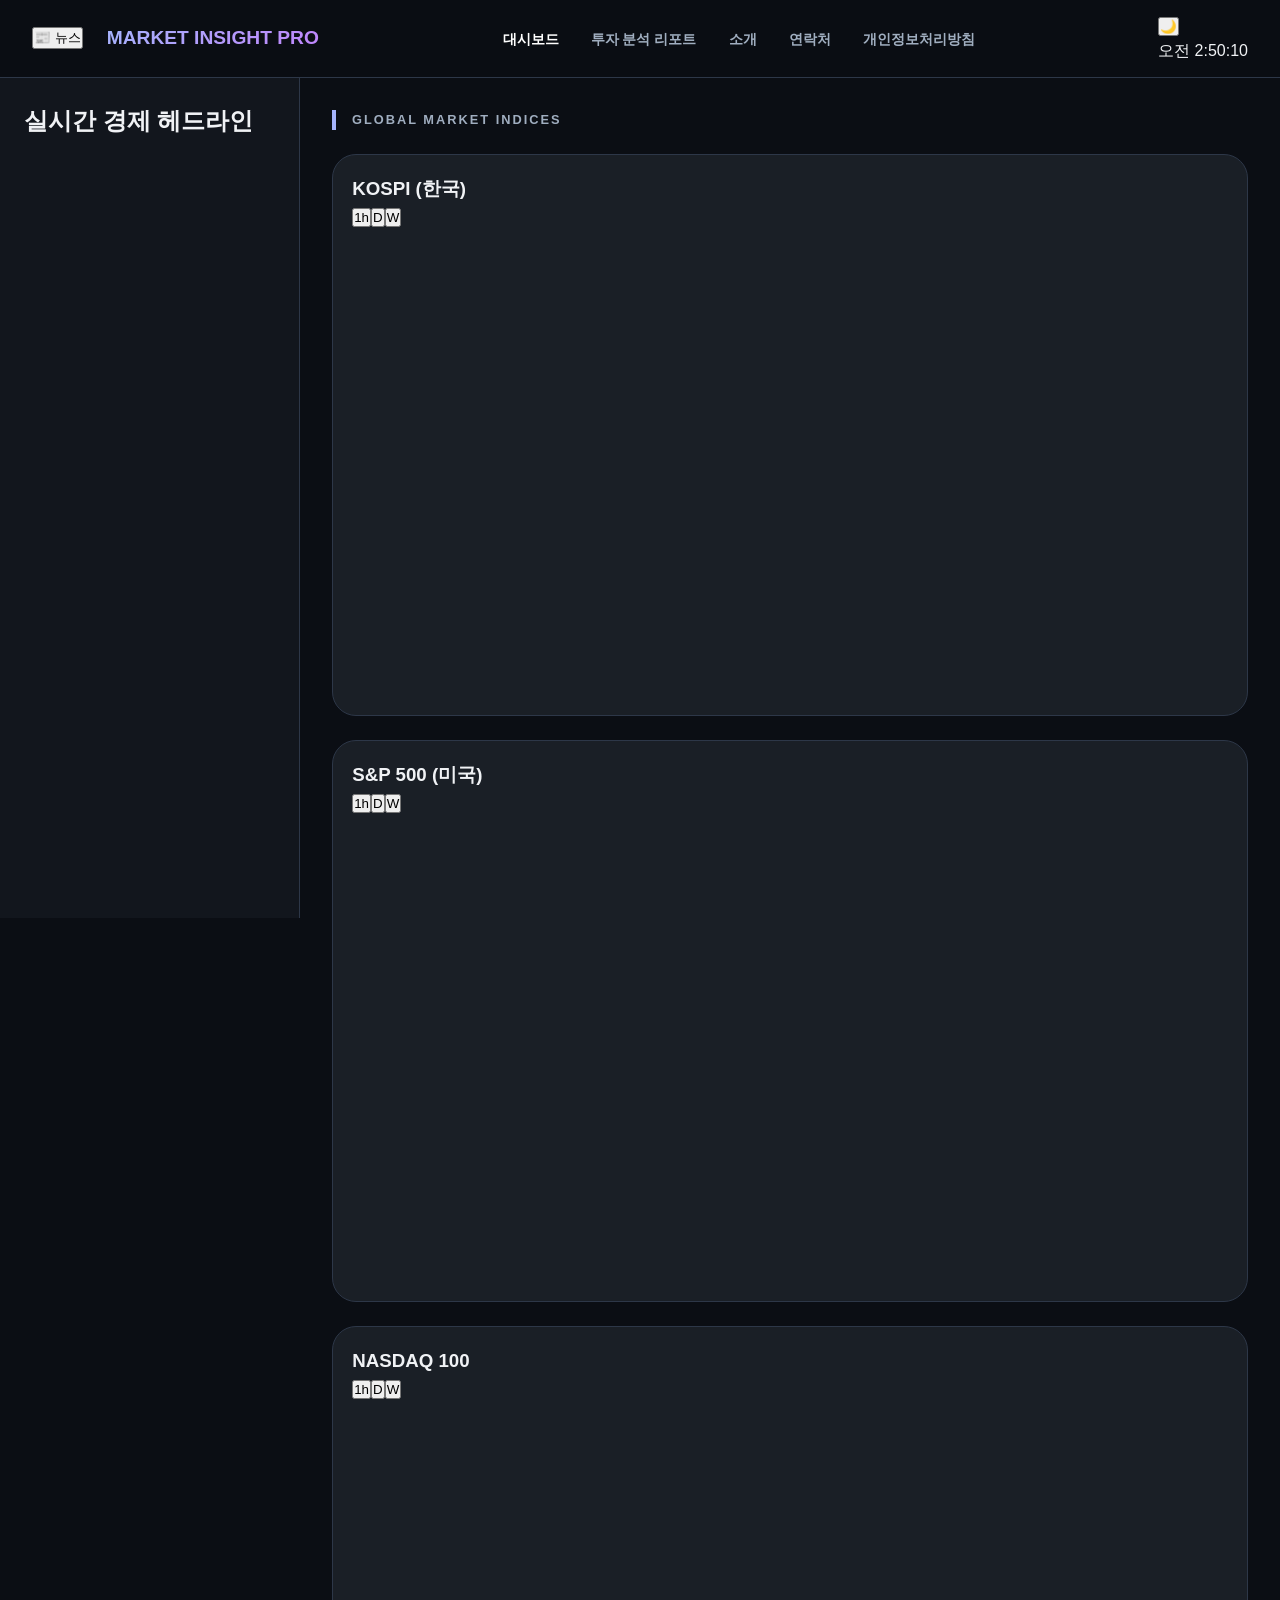
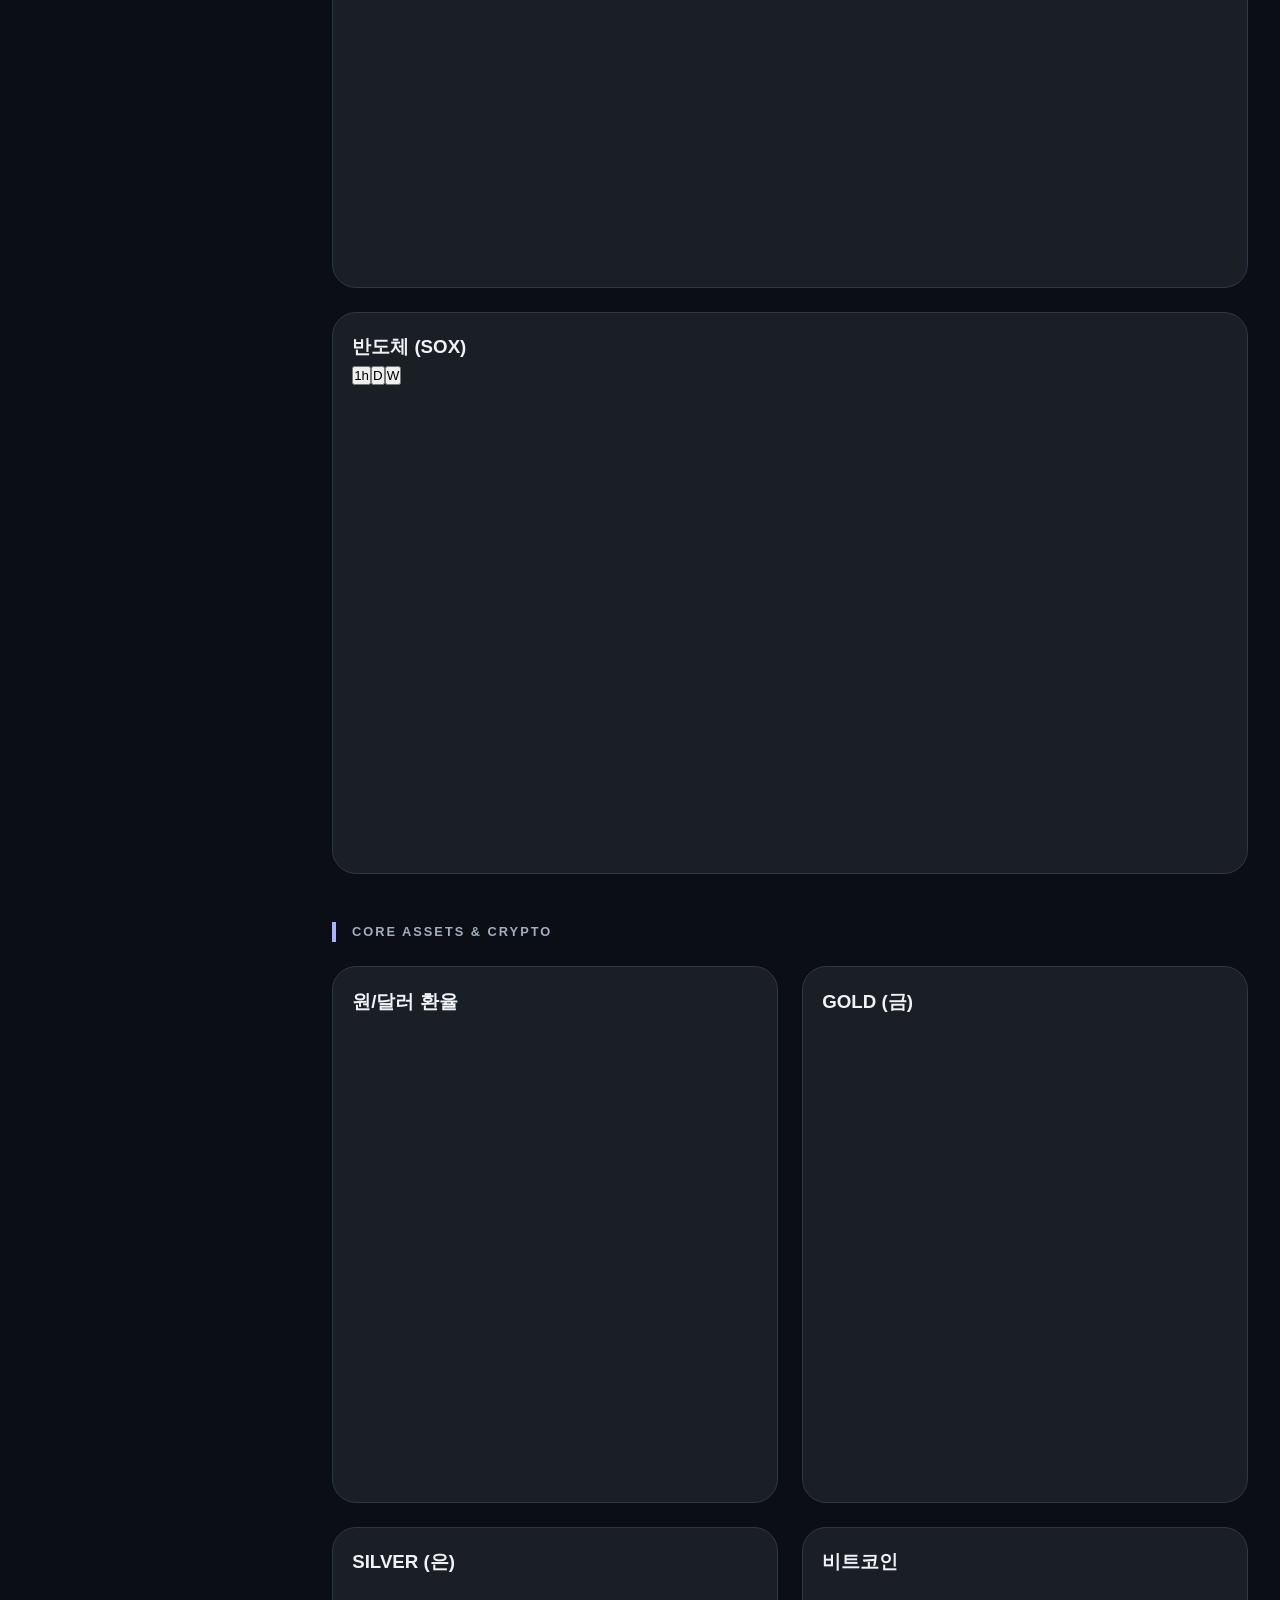
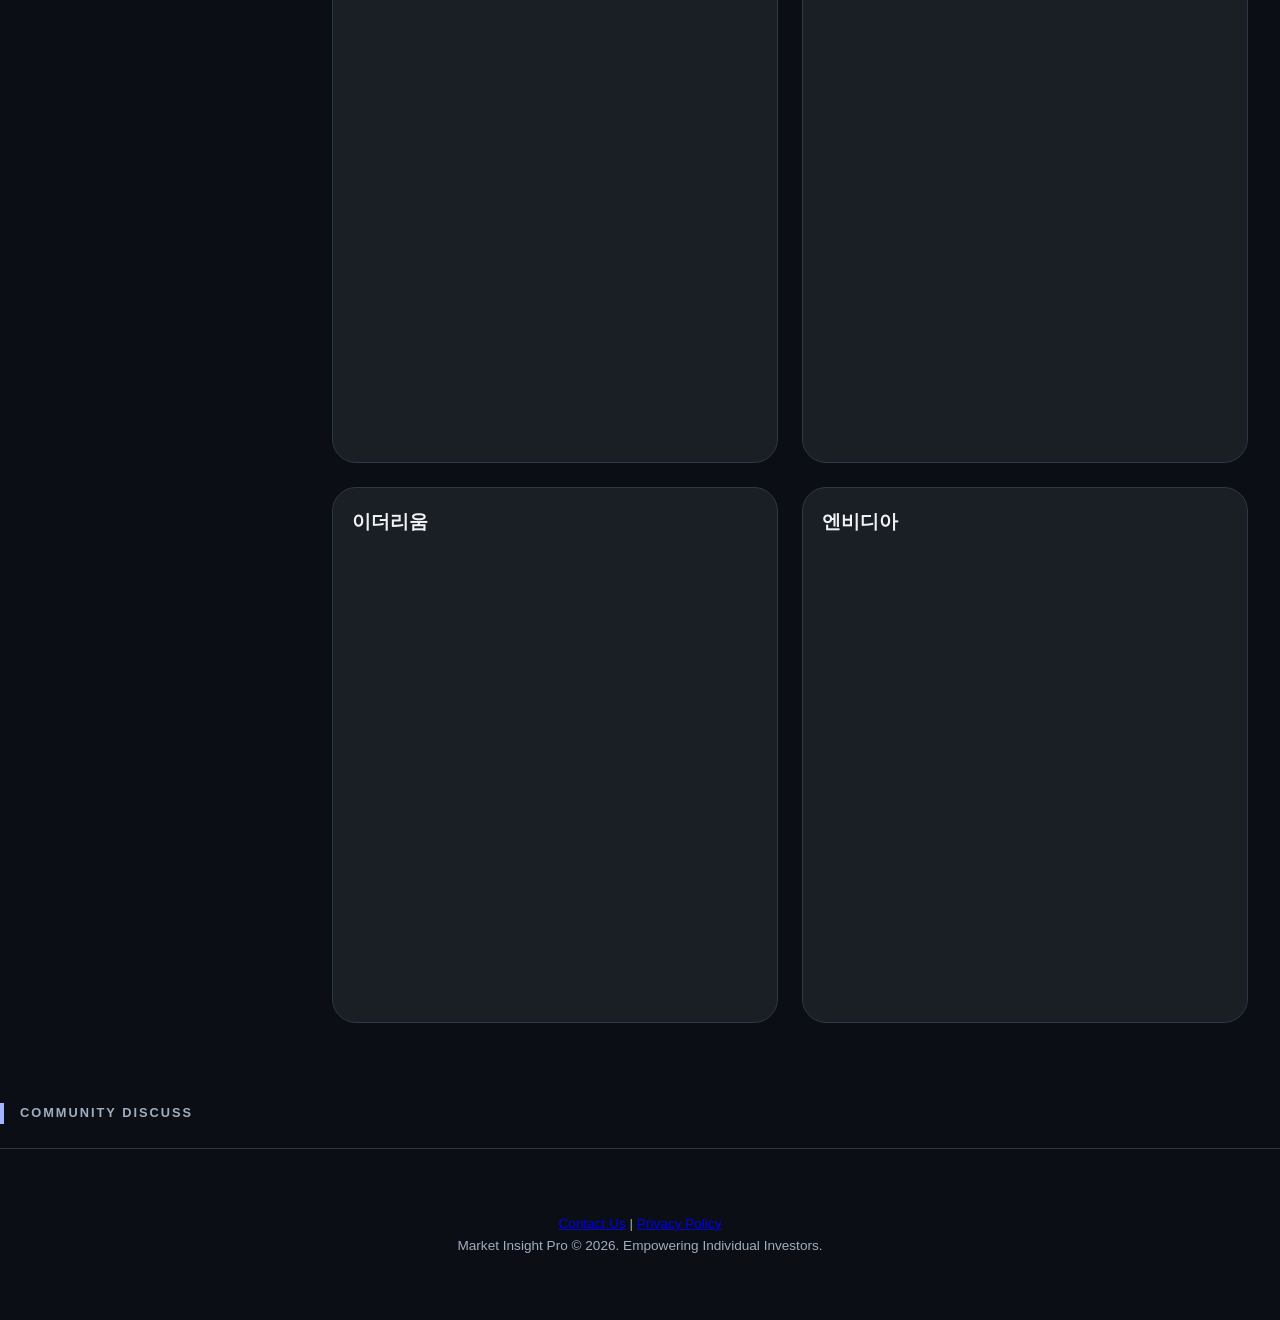
<file: index.html>
<!DOCTYPE html>
<html lang="ko">
<head>
    <meta charset="UTF-8">
    <meta name="viewport" content="width=device-width, initial-scale=1.0">
    <meta name="description" content="글로벌 시장 지표와 실시간 차트를 제공하는 전문 투자 대시보드입니다.">
    <title>MARKET INSIGHT PRO - 실시간 투자 대시보드</title>
    <link rel="stylesheet" href="style.css">
    <script type="text/javascript" src="https://s3.tradingview.com/tv.js"></script>
</head>
<body class="pastel-dark sidebar-open">
    <header class="header">
        <div class="header-top">
            <div class="header-left">
                <button id="news-toggle-btn" class="icon-btn">📰 뉴스</button>
                <div class="logo-area"><h1 class="title">MARKET INSIGHT PRO</h1></div>
            </div>
            <nav class="main-nav">
                <ul>
                    <li><a href="index.html" class="nav-link active">대시보드</a></li>
                    <li><a href="blog.html" class="nav-link">투자 분석 리포트</a></li>
                    <li><a href="about.html" class="nav-link">소개</a></li>
                    <li><a href="contact.html" class="nav-link">연락처</a></li>
                    <li><a href="privacy.html" class="nav-link">개인정보처리방침</a></li>
                </ul>
            </nav>
            <div class="header-controls">
                <button id="theme-btn">🌙</button>
                <div class="market-status"><span id="market-time">LOADING...</span></div>
            </div>
        </div>
    </header>

    <div class="main-layout">
        <aside id="sidebar" class="sidebar news-sidebar">
            <div class="sidebar-header"><h2 class="sidebar-label">실시간 경제 헤드라인</h2></div>
            <div id="tradingview-news" class="news-container"></div>
        </aside>

        <main class="content-area">
            <section id="dashboard" class="page-section">
                <!-- Watchlist -->
                <section id="watchlist-section" class="dashboard-section hidden">
                    <h2 class="section-label">★ MY WATCHLIST</h2>
                    <div id="watchlist-grid" class="dashboard-grid main-grid"></div>
                </section>

                <!-- Global Indices -->
                <section class="dashboard-section">
                    <h2 class="section-label">GLOBAL MARKET INDICES</h2>
                    <div class="dashboard-grid main-grid">
                        <div class="chart-card" data-symbol="AMEX:EWY" data-id="kospi">
                            <div class="card-header"><h3 class="chart-title">KOSPI (한국)</h3>
                                <div class="interval-selector"><button class="int-btn" data-int="60">1h</button><button class="int-btn active" data-int="D">D</button><button class="int-btn" data-int="W">W</button></div></div>
                            <div id="chart_kospi" class="chart-container"></div>
                        </div>
                        <div class="chart-card" data-symbol="AMEX:SPY" data-id="sp500">
                            <div class="card-header"><h3 class="chart-title">S&P 500 (미국)</h3>
                                <div class="interval-selector"><button class="int-btn" data-int="60">1h</button><button class="int-btn active" data-int="D">D</button><button class="int-btn" data-int="W">W</button></div></div>
                            <div id="chart_sp500" class="chart-container"></div>
                        </div>
                        <div class="chart-card" data-symbol="NASDAQ:QQQ" data-id="nasdaq">
                            <div class="card-header"><h3 class="chart-title">NASDAQ 100</h3>
                                <div class="interval-selector"><button class="int-btn" data-int="60">1h</button><button class="int-btn active" data-int="D">D</button><button class="int-btn" data-int="W">W</button></div></div>
                            <div id="chart_nasdaq" class="chart-container"></div>
                        </div>
                        <div class="chart-card" data-symbol="NASDAQ:SOXX" data-id="sox">
                            <div class="card-header"><h3 class="chart-title">반도체 (SOX)</h3>
                                <div class="interval-selector"><button class="int-btn" data-int="60">1h</button><button class="int-btn active" data-int="D">D</button><button class="int-btn" data-int="W">W</button></div></div>
                            <div id="chart_sox" class="chart-container"></div>
                        </div>
                    </div>
                </section>

                <!-- Assets & Crypto -->
                <section class="dashboard-section">
                    <h2 class="section-label">CORE ASSETS & CRYPTO</h2>
                    <div class="dashboard-grid sub-grid">
                        <div class="chart-card mini" data-symbol="FX_IDC:USDKRW" data-id="fx"><div class="card-header"><h3 class="chart-title">원/달러 환율</h3></div><div id="chart_fx" class="chart-container"></div></div>
                        <div class="chart-card mini" data-symbol="TVC:GOLD" data-id="gold"><div class="card-header"><h3 class="chart-title">GOLD (금)</h3></div><div id="chart_gold" class="chart-container"></div></div>
                        <div class="chart-card mini" data-symbol="TVC:SILVER" data-id="silver"><div class="card-header"><h3 class="chart-title">SILVER (은)</h3></div><div id="chart_silver" class="chart-container"></div></div>
                        <div class="chart-card mini" data-symbol="BINANCE:BTCUSDT" data-id="btc"><div class="card-header"><h3 class="chart-title">비트코인</h3></div><div id="chart_btc" class="chart-container"></div></div>
                        <div class="chart-card mini" data-symbol="BINANCE:ETHUSDT" data-id="eth"><div class="card-header"><h3 class="chart-title">이더리움</h3></div><div id="chart_eth" class="chart-container"></div></div>
                        <div class="chart-card mini" data-symbol="NASDAQ:NVDA" data-id="nvda"><div class="card-header"><h3 class="chart-title">엔비디아</h3></div><div id="chart_nvda" class="chart-container"></div></div>
                    </div>
                </section>
            </section>
        </main>
    </div>

    <section class="comment-section container">
        <h2 class="section-label">COMMUNITY DISCUSS</h2>
        <div id="disqus_thread"></div>
    </section>

    <footer class="footer">
        <p><a href="contact.html">Contact Us</a> | <a href="privacy.html">Privacy Policy</a></p>
        <p>Market Insight Pro © 2026. Empowering Individual Investors.</p>
    </footer>

    <script src="main.js"></script>
</body>
</html>
</file>
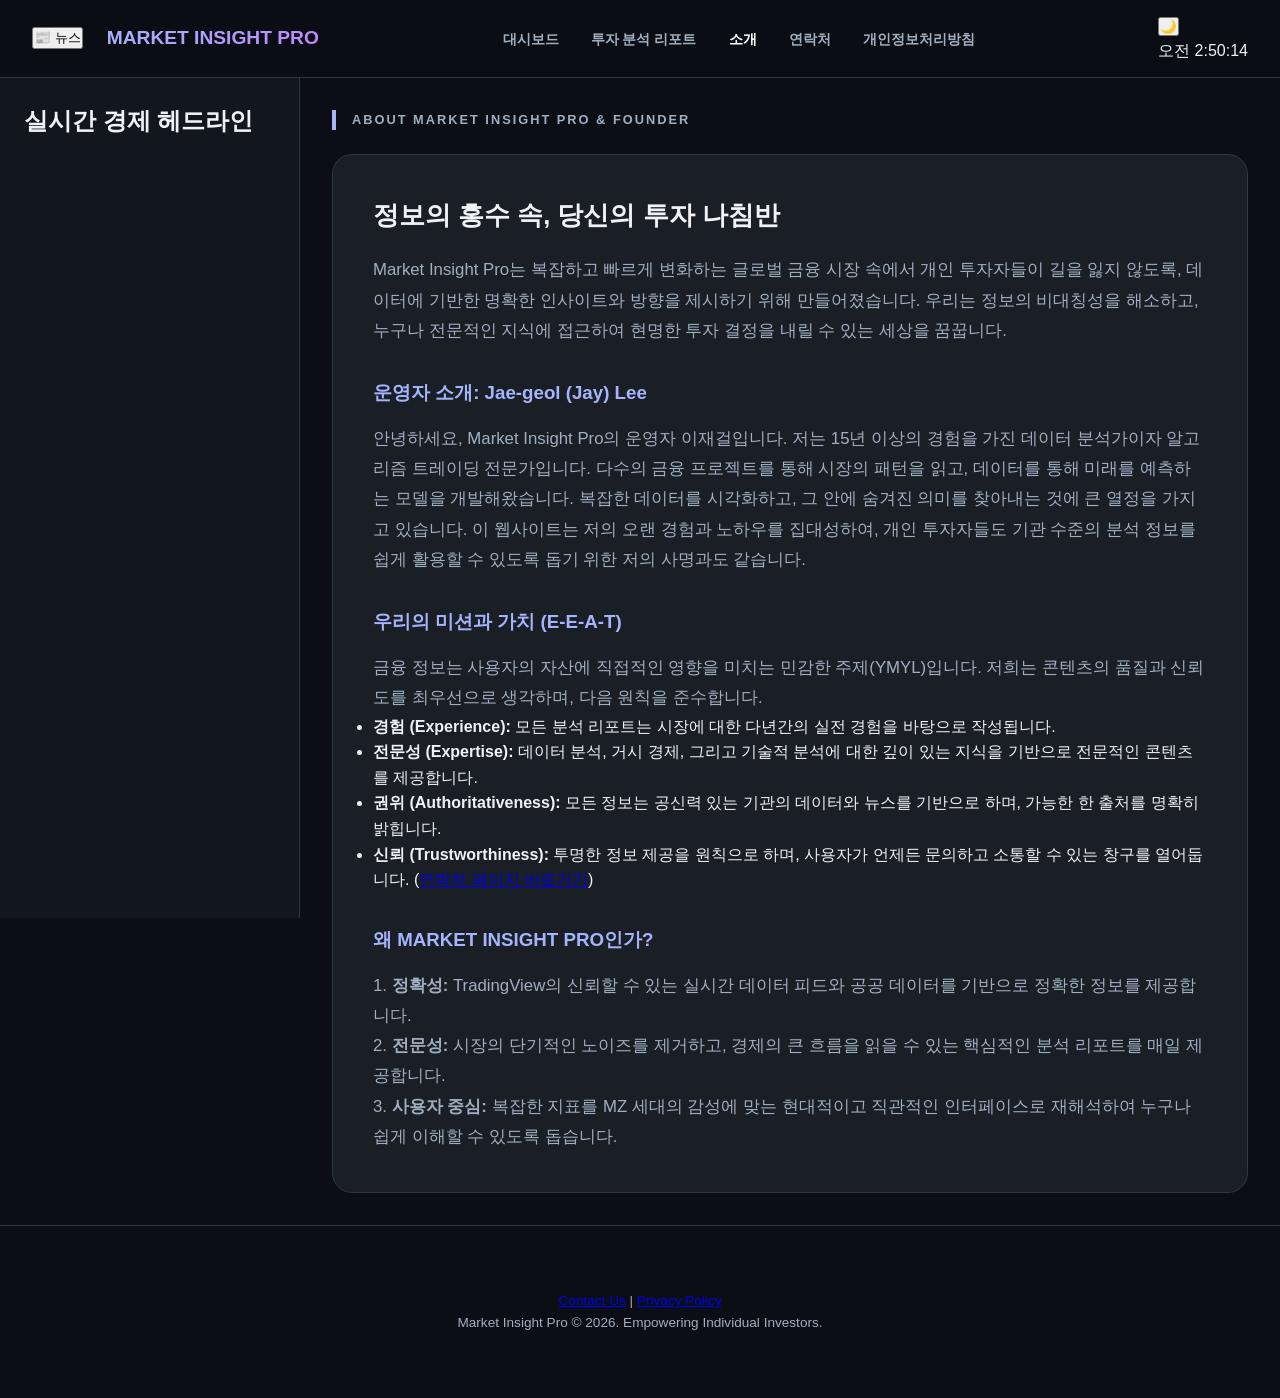
<file: about.html>
<!DOCTYPE html>
<html lang="ko">
<head>
    <meta charset="UTF-8">
    <meta name="viewport" content="width=device-width, initial-scale=1.0">
    <title>운영자 및 서비스 소개 - MARKET INSIGHT PRO</title>
    <link rel="stylesheet" href="style.css">
</head>
<body class="pastel-dark sidebar-open">
    <header class="header">
        <div class="header-top">
            <div class="header-left">
                <button id="news-toggle-btn" class="icon-btn">📰 뉴스</button>
                <div class="logo-area"><h1 class="title">MARKET INSIGHT PRO</h1></div>
            </div>
            <nav class="main-nav">
                <ul>
                    <li><a href="index.html" class="nav-link">대시보드</a></li>
                    <li><a href="blog.html" class="nav-link">투자 분석 리포트</a></li>
                    <li><a href="about.html" class="nav-link active">소개</a></li>
                    <li><a href="contact.html" class="nav-link">연락처</a></li>
                    <li><a href="privacy.html" class="nav-link">개인정보처리방침</a></li>
                </ul>
            </nav>
            <div class="header-controls">
                <button id="theme-btn">🌙</button>
                <div class="market-status"><span id="market-time">LOADING...</span></div>
            </div>
        </div>
    </header>

    <div class="main-layout">
        <aside id="sidebar" class="sidebar news-sidebar">
            <div class="sidebar-header"><h2 class="sidebar-label">실시간 경제 헤드라인</h2></div>
            <div id="tradingview-news" class="news-container"></div>
        </aside>

        <main class="content-area content-rich">
            <h2 class="section-label">ABOUT MARKET INSIGHT PRO & FOUNDER</h2>
            <article class="article-card">
                <h2>정보의 홍수 속, 당신의 투자 나침반</h2>
                <p>Market Insight Pro는 복잡하고 빠르게 변화하는 글로벌 금융 시장 속에서 개인 투자자들이 길을 잃지 않도록, 데이터에 기반한 명확한 인사이트와 방향을 제시하기 위해 만들어졌습니다. 우리는 정보의 비대칭성을 해소하고, 누구나 전문적인 지식에 접근하여 현명한 투자 결정을 내릴 수 있는 세상을 꿈꿉니다.</p>
                
                <h3>운영자 소개: Jae-geol (Jay) Lee</h3>
                <p>안녕하세요, Market Insight Pro의 운영자 이재걸입니다. 저는 15년 이상의 경험을 가진 데이터 분석가이자 알고리즘 트레이딩 전문가입니다. 다수의 금융 프로젝트를 통해 시장의 패턴을 읽고, 데이터를 통해 미래를 예측하는 모델을 개발해왔습니다. 복잡한 데이터를 시각화하고, 그 안에 숨겨진 의미를 찾아내는 것에 큰 열정을 가지고 있습니다. 이 웹사이트는 저의 오랜 경험과 노하우를 집대성하여, 개인 투자자들도 기관 수준의 분석 정보를 쉽게 활용할 수 있도록 돕기 위한 저의 사명과도 같습니다.</p>

                <h3>우리의 미션과 가치 (E-E-A-T)</h3>
                <p>금융 정보는 사용자의 자산에 직접적인 영향을 미치는 민감한 주제(YMYL)입니다. 저희는 콘텐츠의 품질과 신뢰도를 최우선으로 생각하며, 다음 원칙을 준수합니다.</p>
                <ul>
                    <li><b>경험 (Experience):</b> 모든 분석 리포트는 시장에 대한 다년간의 실전 경험을 바탕으로 작성됩니다.</li>
                    <li><b>전문성 (Expertise):</b> 데이터 분석, 거시 경제, 그리고 기술적 분석에 대한 깊이 있는 지식을 기반으로 전문적인 콘텐츠를 제공합니다.</li>
                    <li><b>권위 (Authoritativeness):</b> 모든 정보는 공신력 있는 기관의 데이터와 뉴스를 기반으로 하며, 가능한 한 출처를 명확히 밝힙니다.</li>
                    <li><b>신뢰 (Trustworthiness):</b> 투명한 정보 제공을 원칙으로 하며, 사용자가 언제든 문의하고 소통할 수 있는 창구를 열어둡니다. (<a href="contact.html">연락처 페이지 바로가기</a>)</li>
                </ul>

                 <h3>왜 MARKET INSIGHT PRO인가?</h3>
                <p>1. <b>정확성:</b> TradingView의 신뢰할 수 있는 실시간 데이터 피드와 공공 데이터를 기반으로 정확한 정보를 제공합니다.<br>
                2. <b>전문성:</b> 시장의 단기적인 노이즈를 제거하고, 경제의 큰 흐름을 읽을 수 있는 핵심적인 분석 리포트를 매일 제공합니다.<br>
                3. <b>사용자 중심:</b> 복잡한 지표를 MZ 세대의 감성에 맞는 현대적이고 직관적인 인터페이스로 재해석하여 누구나 쉽게 이해할 수 있도록 돕습니다.</p>
            </article>
        </main>
    </div>

    <footer class="footer">
         <p><a href="contact.html">Contact Us</a> | <a href="privacy.html">Privacy Policy</a></p>
        <p>Market Insight Pro © 2026. Empowering Individual Investors.</p>
    </footer>

    <script src="main.js"></script>
</body>
</html>
</file>
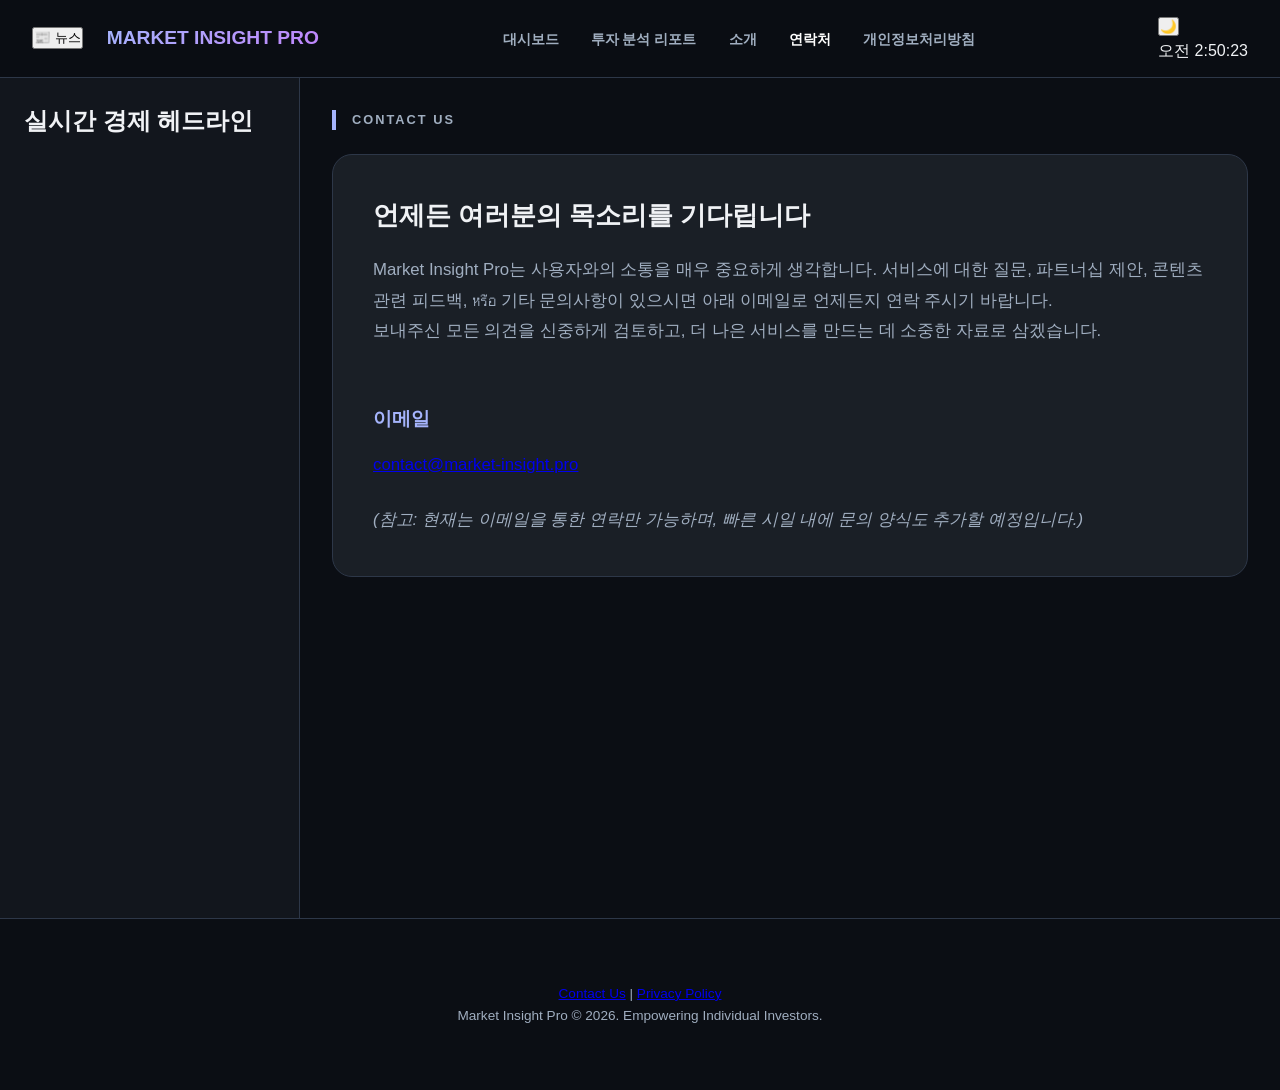
<file: contact.html>
<!DOCTYPE html>
<html lang="ko">
<head>
    <meta charset="UTF-8">
    <meta name="viewport" content="width=device-width, initial-scale=1.0">
    <title>연락처 - MARKET INSIGHT PRO</title>
    <link rel="stylesheet" href="style.css">
</head>
<body class="pastel-dark sidebar-open">
    <header class="header">
        <div class="header-top">
            <div class="header-left">
                <button id="news-toggle-btn" class="icon-btn">📰 뉴스</button>
                <div class="logo-area"><h1 class="title">MARKET INSIGHT PRO</h1></div>
            </div>
            <nav class="main-nav">
                <ul>
                    <li><a href="index.html" class="nav-link">대시보드</a></li>
                    <li><a href="blog.html" class="nav-link">투자 분석 리포트</a></li>
                    <li><a href="about.html" class="nav-link">소개</a></li>
                    <li><a href="contact.html" class="nav-link active">연락처</a></li>
                    <li><a href="privacy.html" class="nav-link">개인정보처리방침</a></li>
                </ul>
            </nav>
            <div class="header-controls">
                <button id="theme-btn">🌙</button>
                <div class="market-status"><span id="market-time">LOADING...</span></div>
            </div>
        </div>
    </header>

    <div class="main-layout">
        <aside id="sidebar" class="sidebar news-sidebar">
            <div class="sidebar-header"><h2 class="sidebar-label">실시간 경제 헤드라인</h2></div>
            <div id="tradingview-news" class="news-container"></div>
        </aside>

        <main class="content-area content-rich">
            <h2 class="section-label">CONTACT US</h2>
            <article class="article-card">
                <h2>언제든 여러분의 목소리를 기다립니다</h2>
                <p>Market Insight Pro는 사용자와의 소통을 매우 중요하게 생각합니다. 서비스에 대한 질문, 파트너십 제안, 콘텐츠 관련 피드백, หรือ 기타 문의사항이 있으시면 아래 이메일로 언제든지 연락 주시기 바랍니다.</p>
                <p>보내주신 모든 의견을 신중하게 검토하고, 더 나은 서비스를 만드는 데 소중한 자료로 삼겠습니다.</p>
                <br>
                <h3>이메일</h3>
                <p><a href="mailto:contact@market-insight.pro">contact@market-insight.pro</a></p>
                <br>
                <p><i>(참고: 현재는 이메일을 통한 연락만 가능하며, 빠른 시일 내에 문의 양식도 추가할 예정입니다.)</i></p>
            </article>
        </main>
    </div>

    <footer class="footer">
        <p><a href="contact.html">Contact Us</a> | <a href="privacy.html">Privacy Policy</a></p>
        <p>Market Insight Pro © 2026. Empowering Individual Investors.</p>
    </footer>

    <script src="main.js"></script>
</body>
</html>
</file>
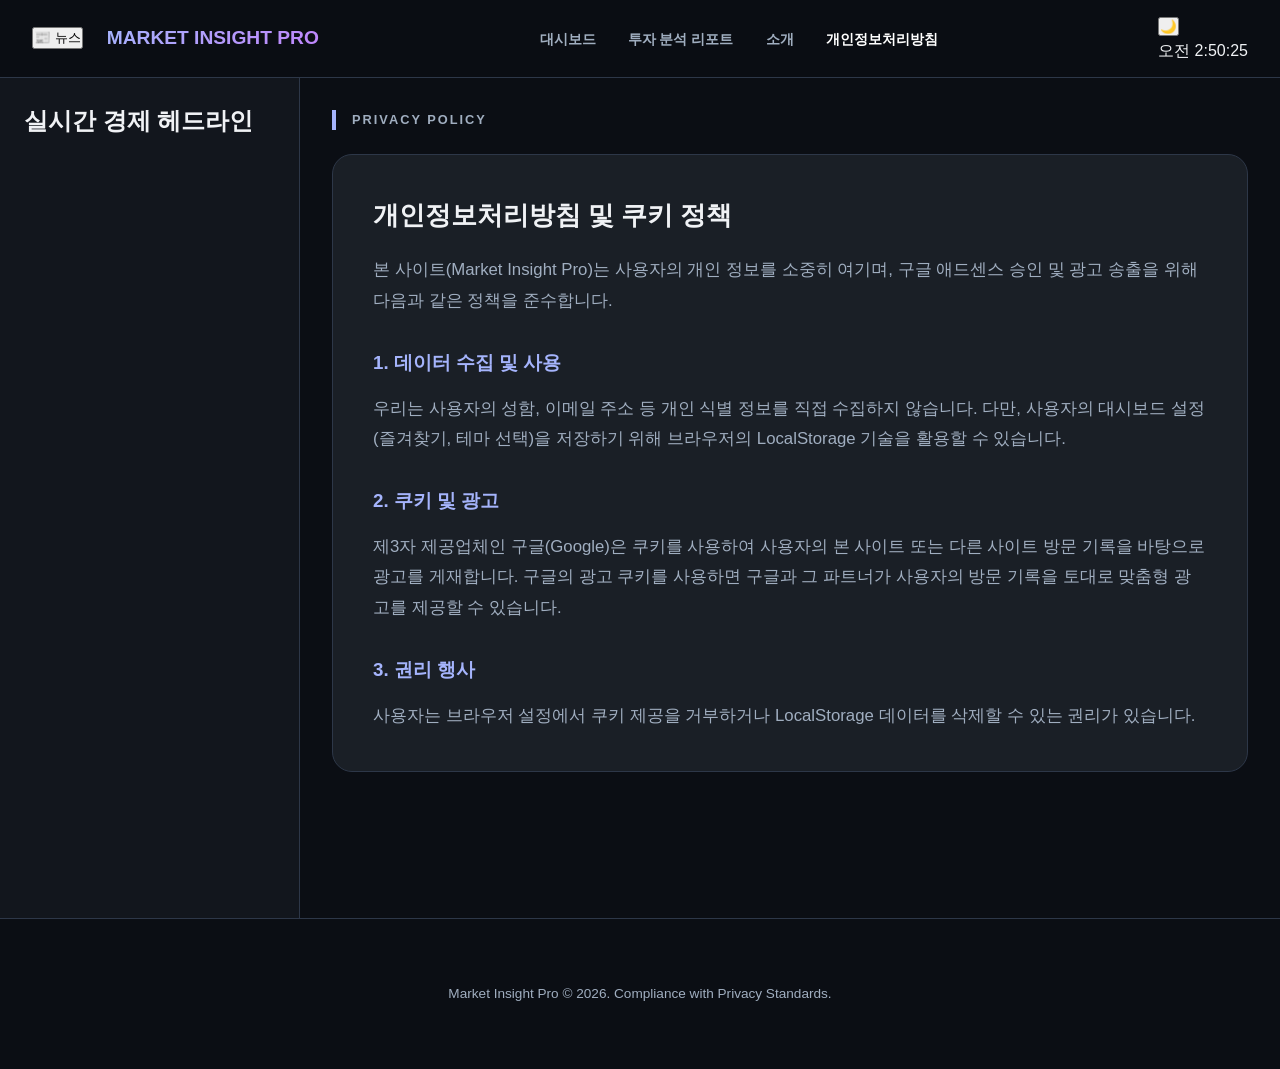
<file: privacy.html>
<!DOCTYPE html>
<html lang="ko">
<head>
    <meta charset="UTF-8">
    <meta name="viewport" content="width=device-width, initial-scale=1.0">
    <title>개인정보처리방침 - MARKET INSIGHT PRO</title>
    <link rel="stylesheet" href="style.css">
</head>
<body class="pastel-dark sidebar-open">
    <header class="header">
        <div class="header-top">
            <div class="header-left">
                <button id="news-toggle-btn" class="icon-btn">📰 뉴스</button>
                <div class="logo-area"><h1 class="title">MARKET INSIGHT PRO</h1></div>
            </div>
            <nav class="main-nav">
                <ul>
                    <li><a href="index.html" class="nav-link">대시보드</a></li>
                    <li><a href="blog.html" class="nav-link">투자 분석 리포트</a></li>
                    <li><a href="about.html" class="nav-link">소개</a></li>
                    <li><a href="privacy.html" class="nav-link active">개인정보처리방침</a></li>
                </ul>
            </nav>
            <div class="header-controls">
                <button id="theme-btn">🌙</button>
                <div class="market-status"><span id="market-time">LOADING...</span></div>
            </div>
        </div>
    </header>

    <div class="main-layout">
        <aside id="sidebar" class="sidebar news-sidebar">
            <div class="sidebar-header"><h2 class="sidebar-label">실시간 경제 헤드라인</h2></div>
            <div id="tradingview-news" class="news-container"></div>
        </aside>

        <main class="content-area content-rich">
            <h2 class="section-label">PRIVACY POLICY</h2>
            <article class="article-card">
                <h2>개인정보처리방침 및 쿠키 정책</h2>
                <p>본 사이트(Market Insight Pro)는 사용자의 개인 정보를 소중히 여기며, 구글 애드센스 승인 및 광고 송출을 위해 다음과 같은 정책을 준수합니다.</p>
                <h3>1. 데이터 수집 및 사용</h3>
                <p>우리는 사용자의 성함, 이메일 주소 등 개인 식별 정보를 직접 수집하지 않습니다. 다만, 사용자의 대시보드 설정(즐겨찾기, 테마 선택)을 저장하기 위해 브라우저의 LocalStorage 기술을 활용할 수 있습니다.</p>
                <h3>2. 쿠키 및 광고</h3>
                <p>제3자 제공업체인 구글(Google)은 쿠키를 사용하여 사용자의 본 사이트 또는 다른 사이트 방문 기록을 바탕으로 광고를 게재합니다. 구글의 광고 쿠키를 사용하면 구글과 그 파트너가 사용자의 방문 기록을 토대로 맞춤형 광고를 제공할 수 있습니다.</p>
                <h3>3. 권리 행사</h3>
                <p>사용자는 브라우저 설정에서 쿠키 제공을 거부하거나 LocalStorage 데이터를 삭제할 수 있는 권리가 있습니다.</p>
            </article>
        </main>
    </div>

    <footer class="footer">
        <p>Market Insight Pro © 2026. Compliance with Privacy Standards.</p>
    </footer>

    <script src="main.js"></script>
</body>
</html>
</file>
<file: style.css>
:root {
    --bg-color: #0b0e14;
    --card-bg: #1a1f26;
    --text-primary: #f0f2f5;
    --text-secondary: #a0aec0;
    --border-color: #2d3748;
    --accent-color: #a5b4fc;
    --nav-active: #ffffff;
}

body.pure-dark {
    --bg-color: #000000;
    --card-bg: #0a0a0a;
    --border-color: #1a1a1a;
}

* { margin: 0; padding: 0; box-sizing: border-box; font-family: 'Pretendard', sans-serif; }

body {
    background-color: var(--bg-color);
    color: var(--text-primary);
    overflow-x: hidden;
    line-height: 1.6;
}

/* Header & Nav */
.header {
    background: rgba(11, 14, 20, 0.95);
    backdrop-filter: blur(15px);
    border-bottom: 1px solid var(--border-color);
    position: sticky;
    top: 0;
    z-index: 1000;
    padding: 0.8rem 2rem;
}

.header-top {
    display: flex;
    justify-content: space-between;
    align-items: center;
    max-width: 1800px;
    margin: 0 auto;
}

.header-left { display: flex; align-items: center; gap: 1.5rem; }

.main-nav ul {
    display: flex;
    list-style: none;
    gap: 2rem;
}

.nav-link {
    text-decoration: none;
    color: var(--text-secondary);
    font-size: 0.9rem;
    font-weight: 600;
    transition: color 0.3s;
}

.nav-link:hover, .nav-link.active {
    color: var(--nav-active);
}

.title { font-size: 1.2rem; font-weight: 900; background: linear-gradient(135deg, #a5b4fc, #c084fc); -webkit-background-clip: text; -webkit-text-fill-color: transparent; }

/* Main Layout */
.main-layout { display: flex; }

.sidebar {
    width: 300px;
    background: rgba(26, 31, 38, 0.5);
    border-right: 1px solid var(--border-color);
    height: calc(100vh - 60px);
    position: sticky;
    top: 60px;
    padding: 1.5rem;
    overflow-y: auto;
    transition: all 0.4s ease;
}

body.sidebar-closed .sidebar { width: 0; padding: 0; visibility: hidden; opacity: 0; }

.content-area { flex: 1; padding: 2rem; }

/* Page Sections */
.page-section { min-height: 80vh; }
.hidden { display: none; }

/* Content Rich Styles (AdSense Optimization) */
.content-rich {
    max-width: 1000px;
    margin: 0 auto;
}

.blog-feed {
    display: flex;
    flex-direction: column;
    gap: 2rem;
    margin-top: 2rem;
}

.article-card {
    background: var(--card-bg);
    border: 1px solid var(--border-color);
    border-radius: 20px;
    padding: 2.5rem;
    transition: transform 0.3s;
}

.article-card:hover {
    transform: translateY(-5px);
}

.post-date {
    font-size: 0.8rem;
    color: var(--accent-color);
    font-weight: 700;
    display: block;
    margin-bottom: 0.5rem;
}

.article-card h2 {
    margin-bottom: 1.2rem;
    font-size: 1.6rem;
    color: var(--text-primary);
}

.article-card h3 {
    margin: 2rem 0 1rem;
    color: var(--accent-color);
}

.article-card p {
    color: var(--text-secondary);
    font-size: 1.05rem;
    line-height: 1.8;
}

/* Dashboard Elements */
.section-label {
    font-size: 0.8rem;
    letter-spacing: 2px;
    color: var(--text-secondary);
    margin-bottom: 1.5rem;
    border-left: 4px solid var(--accent-color);
    padding-left: 1rem;
    text-transform: uppercase;
}

.dashboard-grid { display: grid; gap: 1.5rem; margin-bottom: 3rem; }
.main-grid { grid-template-columns: repeat(auto-fit, minmax(500px, 1fr)); }
.sub-grid { grid-template-columns: repeat(auto-fit, minmax(350px, 1fr)); }

.chart-card {
    background: var(--card-bg);
    border: 1px solid var(--border-color);
    border-radius: 24px;
    padding: 1.2rem;
    overflow: hidden;
}

.chart-container { height: 450px; border-radius: 12px; overflow: hidden; margin-top: 1rem; }

/* Footer */
.footer {
    padding: 4rem 2rem;
    border-top: 1px solid var(--border-color);
    text-align: center;
    color: var(--text-secondary);
    font-size: 0.85rem;
}

@media (max-width: 1024px) {
    .header-top { flex-direction: column; gap: 1rem; }
    .sidebar { display: none; }
}
</file>
